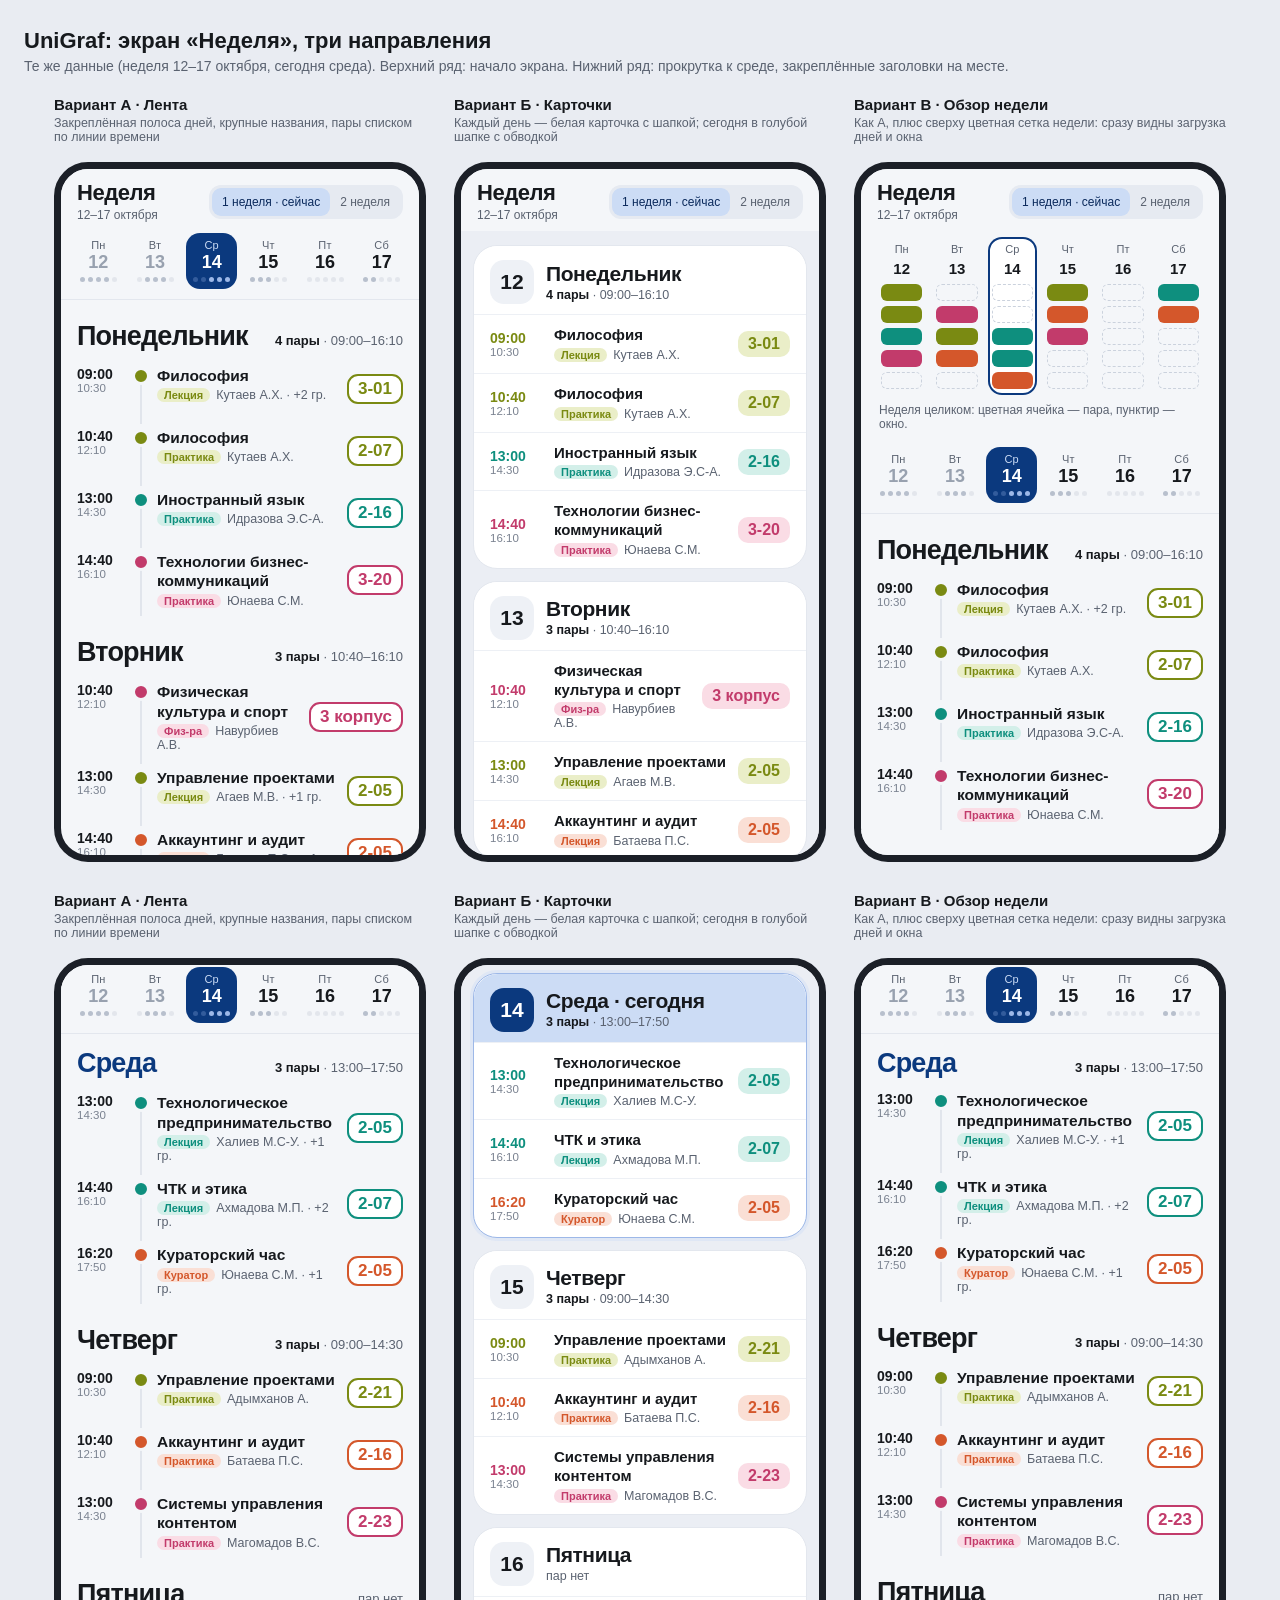
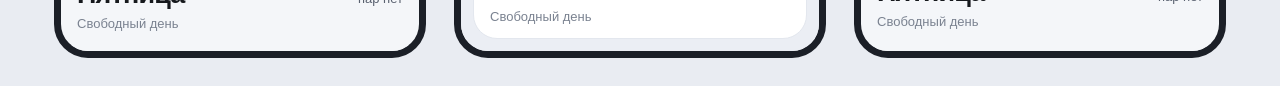
<file: design/Неделя_варианты.html>
<!doctype html><html lang="ru"><head><meta charset="utf-8"><meta name="viewport" content="width=device-width,initial-scale=1">
<title>UniGraf — три варианта экрана «Неделя»</title>
<style>
*{box-sizing:border-box}
body{margin:0;background:#E9ECF2;font-family:-apple-system,BlinkMacSystemFont,"Segoe UI",Roboto,"Helvetica Neue",Arial,sans-serif;color:#16191D;padding:28px 24px}
h1{font-size:22px;margin:0 0 4px}.lead{color:#5A6270;margin:0 0 22px;font-size:14px}
.row3{display:flex;gap:28px;justify-content:center;align-items:flex-start}
.col{width:372px}.cap{font-size:15px;font-weight:700;margin:0 0 3px}.cap2{font-size:12.5px;color:#5A6270;margin:0 0 12px;min-height:34px}
.ph{width:372px;height:700px;border-radius:34px;border:7px solid #1b1f27;overflow:hidden;position:relative;background:#F4F6F9}
.sc{height:100%;overflow-y:auto;position:relative}.sc::-webkit-scrollbar{width:0}
.wk{display:flex;align-items:center;justify-content:space-between;padding:12px 16px 8px;background:#F4F6F9}
.wk b{font-size:22px;font-weight:800;letter-spacing:-.02em;display:block;line-height:1.1}
.wk small{font-size:12px;color:#5A6270}
.seg{display:flex;background:#E6EAF1;border-radius:12px;padding:3px;font-size:12px}
.seg span{padding:7px 10px;border-radius:9px;color:#5A6270}
.seg span.on{background:#CCDCF5;color:#0B2A5C;font-weight:500}
.rail{position:sticky;top:0;z-index:5;background:#F4F6F9;padding:2px 12px 10px;display:flex;gap:6px;border-bottom:1px solid #E3E7EE}
.chip{flex:1;border-radius:14px;padding:6px 0 7px;text-align:center;color:#5A6270}
.chip i{font-style:normal;display:block;font-size:11px;letter-spacing:.02em}
.chip b{display:block;font-size:18px;font-weight:800;color:#16191D;line-height:1.25}
.chip .d{display:flex;justify-content:center;gap:3px;margin-top:3px;height:5px}
.chip .d s{width:5px;height:5px;border-radius:50%;background:#B8C0CD;text-decoration:none}
.chip.today{background:#0B397E}.chip.today i{color:#CCDCF5}.chip.today b{color:#fff}.chip.today .d s{background:#9DB8E8}
.chip.past b{color:#98A1AF}
.room,.rp{white-space:nowrap}
.day h2{margin:0;font-size:27px;font-weight:800;letter-spacing:-.03em;line-height:1.05}
.dh{position:sticky;top:62px;z-index:4;background:#F4F6F9;padding:22px 16px 8px;display:flex;align-items:baseline;justify-content:space-between;gap:8px}.dh .m{white-space:nowrap;font-size:12.5px}
.dh .m{font-size:13px;color:#5A6270}.dh .m b{color:#16191D}.dh.today h2{color:#0B397E}
.row{display:grid;grid-template-columns:50px 14px 1fr auto;gap:0 8px;padding:8px 16px;align-items:start}
.t{font-size:14px;font-weight:700}.t small{display:block;font-size:11.5px;color:#7A8290;font-weight:400}
.rl{position:relative;height:100%;min-height:46px}.rl:before{content:"";position:absolute;left:5px;top:4px;bottom:-12px;width:2px;background:#E1E5EC}
.rl:after{content:"";position:absolute;width:12px;height:12px;border-radius:50%;background:var(--a);border:3px solid #F4F6F9;box-sizing:content-box;left:-3px;top:1px}
.s{font-size:15.5px;font-weight:650;line-height:1.25}.s2{font-size:12.5px;color:#5A6270;margin-top:3px}
.k{display:inline-block;font-size:11px;padding:1px 7px;border-radius:7px;background:var(--b);color:var(--a);font-weight:600;margin-right:6px}
.room{font-weight:800;font-size:17px;border:2px solid var(--a);color:var(--a);border-radius:11px;padding:3px 9px;align-self:center;background:#fff}
.none{padding:0 16px 14px;font-size:13px;color:#7A8290}
.card{margin:12px 12px 0;background:#fff;border-radius:24px;border:1px solid #E3E7EE;position:relative}
.ch{position:sticky;top:4px;z-index:4;display:flex;align-items:center;gap:12px;padding:14px 16px 10px;background:#fff;border-radius:24px 24px 0 0}
.ch .n{width:44px;height:44px;border-radius:14px;display:grid;place-items:center;font-size:21px;font-weight:800;background:#EEF1F6}
.ch h3{margin:0;font-size:21px;font-weight:800;letter-spacing:-.02em;line-height:1.1}
.ch small{font-size:12.5px;color:#5A6270}.ch small b{color:#16191D}
.card.today{border-color:#9DB8E8;box-shadow:0 0 0 3px #CCDCF566}
.card.today .ch{background:#CCDCF5}.card.today .ch .n{background:#0B397E;color:#fff}
.crow{display:grid;grid-template-columns:54px 1fr auto;gap:10px;padding:11px 16px;border-top:1px solid #EDF0F5;align-items:center}
.crow .s{font-size:15px}.crow .t{color:var(--a)}
.rp{font-weight:800;font-size:16px;background:var(--b);color:var(--a);border-radius:10px;padding:4px 10px}
.ov{padding:6px 16px 14px}
.ov .g{display:grid;grid-template-columns:repeat(6,1fr);gap:6px}
.ov .c{display:flex;flex-direction:column;gap:5px;padding:6px 4px;border-radius:14px}
.ov .c.today{background:#fff;box-shadow:inset 0 0 0 2px #0B397E}
.ov .c u{text-decoration:none;font-size:11px;color:#5A6270;text-align:center}
.ov .c b{font-size:15px;text-align:center;font-weight:800;margin-bottom:2px}
.ov .c em{display:block;height:17px;border-radius:6px;background:var(--b)}
.ov .c em.o{background:transparent;border:1.5px dashed #CBD2DD}
.ov p{margin:8px 2px 0;font-size:12px;color:#5A6270}
</style></head><body>
<h1>UniGraf: экран «Неделя», три направления</h1>
<p class="lead">Те же данные (неделя 12–17 октября, сегодня среда). Верхний ряд: начало экрана. Нижний ряд: прокрутка к среде, закреплённые заголовки на месте.</p>
<div class="row3" id="r1"></div><div style="height:30px"></div><div class="row3" id="r2"></div>
<script>
var T={ol:['#7A8A12','#EAEEC8'],te:['#0E8F7E','#D3EFE9'],pk:['#C23B6B','#FADCE5'],co:['#D4572B','#FADFD5']};
var P=['09:00','10:40','13:00','14:40','16:20'],E=['10:30','12:10','14:30','16:10','17:50'];
var D=[
{w:'Понедельник',s:'Пн',n:12,past:1,l:[[1,'Философия','Лекция','Кутаев А.Х.','3-01','ol',2],[2,'Философия','Практика','Кутаев А.Х.','2-07','ol'],[3,'Иностранный язык','Практика','Идразова Э.С-А.','2-16','te'],[4,'Технологии бизнес-коммуникаций','Практика','Юнаева С.М.','3-20','pk']]},
{w:'Вторник',s:'Вт',n:13,past:1,l:[[2,'Физическая культура и спорт','Физ-ра','Навурбиев А.В.','3 корпус','pk'],[3,'Управление проектами','Лекция','Агаев М.В.','2-05','ol',1],[4,'Аккаунтинг и аудит','Лекция','Батаева П.С.','2-05','co',1]]},
{w:'Среда',s:'Ср',n:14,today:1,l:[[3,'Технологическое предпринимательство','Лекция','Халиев М.С-У.','2-05','te',1],[4,'ЧТК и этика','Лекция','Ахмадова М.П.','2-07','te',2],[5,'Кураторский час','Куратор','Юнаева С.М.','2-05','co',1]]},
{w:'Четверг',s:'Чт',n:15,l:[[1,'Управление проектами','Практика','Адымханов А.','2-21','ol'],[2,'Аккаунтинг и аудит','Практика','Батаева П.С.','2-16','co'],[3,'Системы управления контентом','Практика','Магомадов В.С.','2-23','pk']]},
{w:'Пятница',s:'Пт',n:16,l:[]},
{w:'Суббота',s:'Сб',n:17,l:[[1,'Технологическое предпринимательство','Практика','Халиев М.С-У.','2-23','te'],[2,'Графический дизайн','Практика','Магомедов И.А.','2-18','co']]}];
function plur(n){return n+' '+(n==1?'пара':(n>1&&n<5?'пары':'пар'))}
function meta(d){if(!d.l.length)return '<span class="m">пар нет</span>';return '<span class="m"><b>'+plur(d.l.length)+'</b> · '+P[d.l[0][0]-1]+'–'+E[d.l[d.l.length-1][0]-1]+'</span>'}
function headBar(){return '<div class="wk"><div><b>Неделя</b><small>12–17 октября</small></div><div class="seg"><span class="on">1 неделя · сейчас</span><span>2 неделя</span></div></div>'}
function strip(extra){return '<div class="rail"'+(extra||'')+'>'+D.map(function(d){var dots=[1,2,3,4,5].map(function(p){return '<s style="'+(d.l.some(function(x){return x[0]==p})?'':'opacity:.28')+'"></s>'}).join('');return '<div class="chip'+(d.today?' today':'')+(d.past?' past':'')+'"><i>'+d.s+'</i><b>'+d.n+'</b><div class="d">'+dots+'</div></div>'}).join('')+'</div>'}
function rowsA(d){if(!d.l.length)return '<div class="none">Свободный день</div>';return d.l.map(function(x){var c=T[x[5]];return '<div class="row" style="--a:'+c[0]+';--b:'+c[1]+'"><div class="t">'+P[x[0]-1]+'<small>'+E[x[0]-1]+'</small></div><div class="rl"></div><div><div class="s">'+x[1]+'</div><div class="s2"><span class="k">'+x[2]+'</span>'+x[3]+(x[6]?' · +'+x[6]+' гр.':'')+'</div></div><div class="room">'+x[4]+'</div></div>'}).join('')}
function days(){return D.map(function(d,i){return '<div class="day" id="d'+i+'"><div class="dh'+(d.today?' today':'')+'"><h2>'+d.w+'</h2>'+meta(d)+'</div>'+rowsA(d)+'</div>'}).join('')+'<div style="height:80px"></div>'}
function A(){return headBar()+strip()+days()}
function B(){return headBar()+'<div style="background:#EBEEF4;padding:2px 0 80px;min-height:100%">'+D.map(function(d,i){var rows=d.l.length?d.l.map(function(x){var c=T[x[5]];return '<div class="crow" style="--a:'+c[0]+';--b:'+c[1]+'"><div class="t">'+P[x[0]-1]+'<small>'+E[x[0]-1]+'</small></div><div><div class="s">'+x[1]+'</div><div class="s2"><span class="k">'+x[2]+'</span>'+x[3]+'</div></div><div class="rp">'+x[4]+'</div></div>'}).join(''):'<div class="none" style="border-top:1px solid #EDF0F5;padding-top:12px">Свободный день</div>';return '<div class="card'+(d.today?' today':'')+'" id="d'+i+'"><div class="ch"><div class="n">'+d.n+'</div><div><h3>'+d.w+(d.today?' · сегодня':'')+'</h3><small>'+(d.l.length?'<b>'+plur(d.l.length)+'</b> · '+P[d.l[0][0]-1]+'–'+E[d.l[d.l.length-1][0]-1]:'пар нет')+'</small></div></div>'+rows+'</div>'}).join('')+'</div>'}
function C(){var grid='<div class="ov"><div class="g">'+D.map(function(d){var cells=[1,2,3,4,5].map(function(p){var x=d.l.filter(function(y){return y[0]==p})[0];return x?'<em style="background:'+T[x[5]][0]+'"></em>':'<em class="o"></em>'}).join('');return '<div class="c'+(d.today?' today':'')+'"><u>'+d.s+'</u><b>'+d.n+'</b>'+cells+'</div>'}).join('')+'</div><p>Неделя целиком: цветная ячейка — пара, пунктир — окно.</p></div>';return headBar()+grid+strip()+days()}
var V=[['Вариант А · Лента','Закреплённая полоса дней, крупные названия, пары списком по линии времени',A],['Вариант Б · Карточки','Каждый день — белая карточка с шапкой; сегодня в голубой шапке с обводкой',B],['Вариант В · Обзор недели','Как А, плюс сверху цветная сетка недели: сразу видны загрузка дней и окна',C]];
function mk(root,scroll){V.forEach(function(v,i){var c=document.createElement('div');c.className='col';c.innerHTML='<div class="cap">'+v[0]+'</div><div class="cap2">'+v[1]+'</div><div class="ph"><div class="sc">'+v[2]()+'</div></div>';root.appendChild(c);if(scroll){var sc=c.querySelector('.sc');var t=sc.querySelector('#d2');sc.scrollTop=t.offsetTop-(i==1?8:(i==2?60:62))+0}})}
mk(document.getElementById('r1'),false);mk(document.getElementById('r2'),true);
</script></body></html>
</file>
